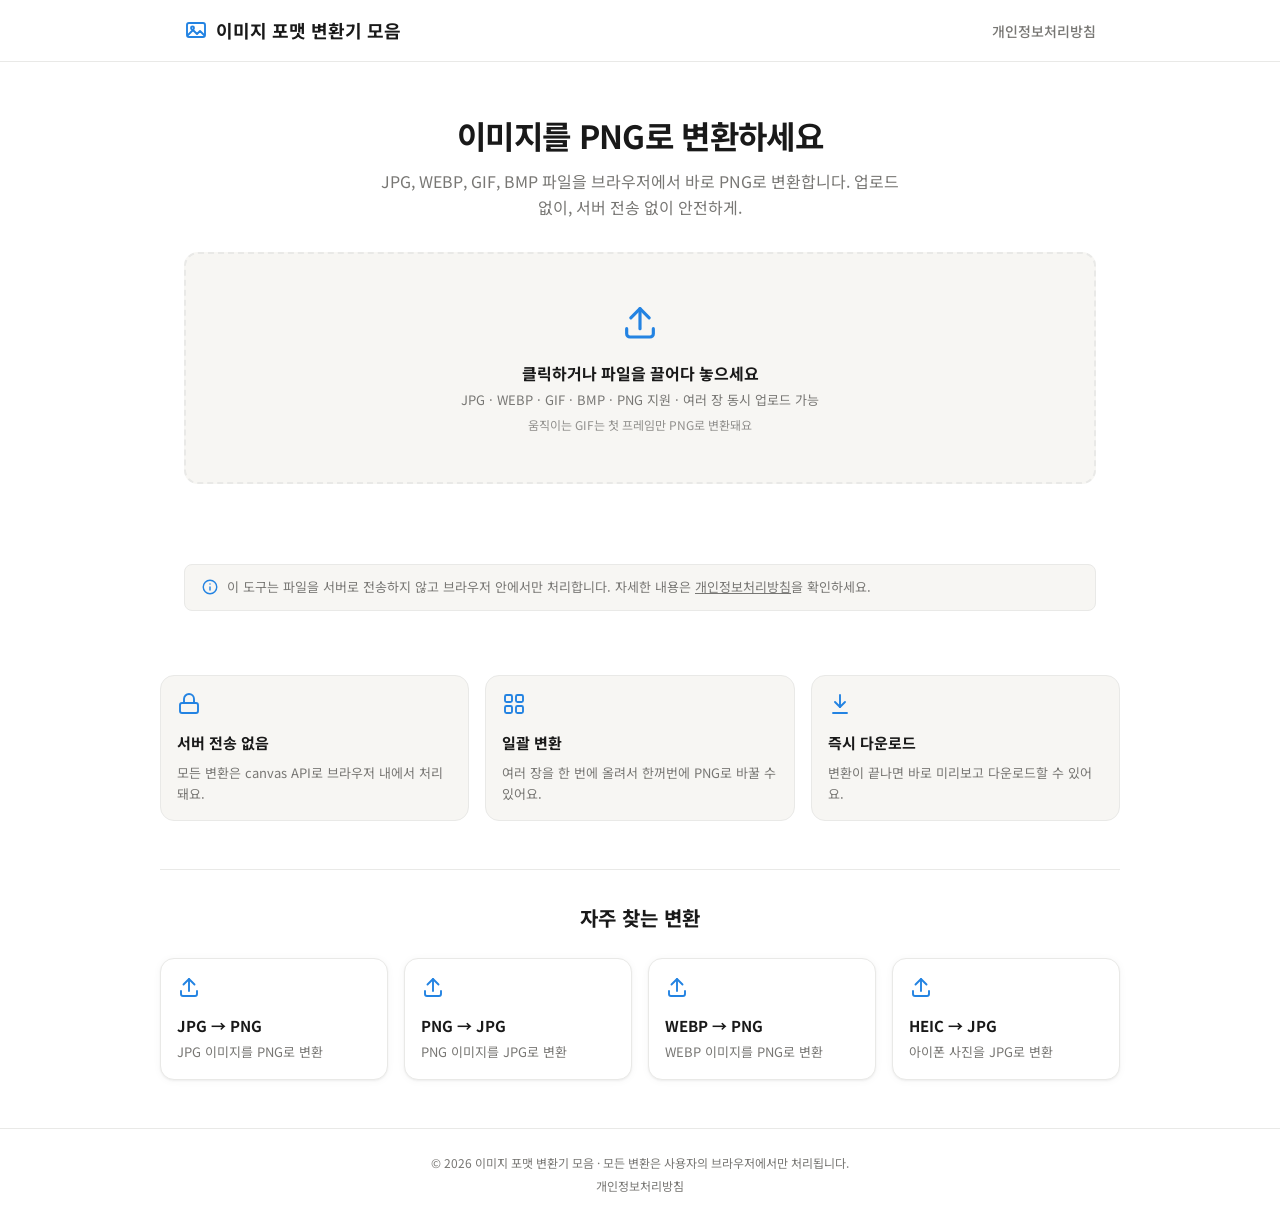
<file: index.html>
<!DOCTYPE html>
<html lang="ko">
<head>
<meta charset="UTF-8">
<meta name="viewport" content="width=device-width, initial-scale=1.0">
<script async src="https://pagead2.googlesyndication.com/pagead/js/adsbygoogle.js?client=ca-pub-1078073146923994" crossorigin="anonymous"></script>
<title>이미지 포맷 변환기 모음 - 이미지 파일 변환 도구</title>
<meta name="description" content="JPG, WEBP, GIF, BMP 이미지를 PNG로 무료 변환하세요. 파일은 서버로 전송되지 않고 브라우저에서 바로 처리되며, 여러 장을 한 번에 변환할 수 있습니다.">
<meta name="google-site-verification" content="qmsAWEXYjA2iz3s5tk9zF75GzL7wD2J2Z0dOrRKy5kA" />
<meta name="naver-site-verification" content="487720f0cce4c1349ae5af43694de267a5bbf347" />

<meta property="og:type" content="website">
<meta property="og:title" content="이미지 포맷 변환기 모음 - 이미지 파일 변환 도구">
<meta property="og:description" content="JPG, WEBP, GIF, BMP 이미지를 PNG로 무료 변환하세요. 파일은 서버로 전송되지 않고 브라우저에서 바로 처리됩니다.">
<meta property="og:image" content="assets/og-image.png">

<link rel="canonical" href="https://convert-to-png-tool.netlify.app/">
<meta property="og:url" content="https://convert-to-png-tool.netlify.app/">

<link rel="icon" type="image/svg+xml" href="assets/favicon.svg">
<link rel="stylesheet" href="css/tokens.css">
<link rel="stylesheet" href="css/style.css">
</head>
<body>

<header class="site-header">
  <div class="container">
    <a class="brand" href="index.html">
      <svg class="icon" viewBox="0 0 24 24"><rect x="3" y="5" width="18" height="14" rx="2"></rect><circle cx="8.5" cy="10" r="1.5"></circle><path d="m4 17 5-5 4 4 3-3 4 4"></path></svg>
      이미지 포맷 변환기 모음
    </a>
    <nav class="site-nav">
      <a href="privacy.html">개인정보처리방침</a>
    </nav>
  </div>
</header>

<main>
  <section class="hero container">
    <h1>이미지를 PNG로 변환하세요</h1>
    <p>JPG, WEBP, GIF, BMP 파일을 브라우저에서 바로 PNG로 변환합니다. 업로드 없이, 서버 전송 없이 안전하게.</p>
  </section>

  <section class="container">
    <div class="dropzone" id="dropzone" tabindex="0" role="button" aria-label="이미지 파일 업로드">
      <svg class="icon" viewBox="0 0 24 24"><path d="M12 16V4"></path><path d="m6.5 9.5 5.5-5.5 5.5 5.5"></path><path d="M4 16v3a2 2 0 0 0 2 2h12a2 2 0 0 0 2-2v-3"></path></svg>
      <div class="dropzone-title">클릭하거나 파일을 끌어다 놓으세요</div>
      <p class="dropzone-sub">JPG · WEBP · GIF · BMP · PNG 지원 · 여러 장 동시 업로드 가능</p>
      <p class="dropzone-sub dropzone-note">움직이는 GIF는 첫 프레임만 PNG로 변환돼요</p>
      <input type="file" id="file-input" accept="image/jpeg,image/webp,image/gif,image/bmp,image/png,.jpg,.jpeg,.webp,.gif,.bmp,.png" multiple>
    </div>

    <div class="toolbar" id="toolbar" style="display:none;">
      <span class="toolbar-count" id="toolbar-count">0개 파일</span>
      <div class="toolbar-actions">
        <button class="btn btn-secondary btn-sm" id="clear-all">전체 삭제</button>
        <button class="btn btn-sm" id="download-all" disabled>전체 다운로드</button>
      </div>
    </div>

    <div class="card-grid" id="card-grid"></div>

    <div class="disclaimer" data-disclaimer>
      <svg class="icon" viewBox="0 0 24 24"><circle cx="12" cy="12" r="9"></circle><path d="M12 16v-4"></path><path d="M12 8h.01"></path></svg>
      <span>이 도구는 파일을 서버로 전송하지 않고 브라우저 안에서만 처리합니다. 자세한 내용은 <a href="privacy.html">개인정보처리방침</a>을 확인하세요.</span>
    </div>
  </section>

  <section class="container features">
    <div class="feature-item">
      <svg class="icon" viewBox="0 0 24 24"><rect x="3" y="11" width="18" height="10" rx="2"></rect><path d="M7 11V7a5 5 0 0 1 10 0v4"></path></svg>
      <h3>서버 전송 없음</h3>
      <p>모든 변환은 canvas API로 브라우저 내에서 처리돼요.</p>
    </div>
    <div class="feature-item">
      <svg class="icon" viewBox="0 0 24 24"><rect x="3" y="3" width="7" height="7" rx="1.5"></rect><rect x="14" y="3" width="7" height="7" rx="1.5"></rect><rect x="3" y="14" width="7" height="7" rx="1.5"></rect><rect x="14" y="14" width="7" height="7" rx="1.5"></rect></svg>
      <h3>일괄 변환</h3>
      <p>여러 장을 한 번에 올려서 한꺼번에 PNG로 바꿀 수 있어요.</p>
    </div>
    <div class="feature-item">
      <svg class="icon" viewBox="0 0 24 24"><path d="M12 3v12"></path><path d="m7 10 5 5 5-5"></path><path d="M5 21h14"></path></svg>
      <h3>즉시 다운로드</h3>
      <p>변환이 끝나면 바로 미리보고 다운로드할 수 있어요.</p>
    </div>
  </section>

  <section class="container tools-section">
    <h2>자주 찾는 변환</h2>
    <div class="tool-grid">
      <a class="tool-card" href="jpg-to-png.html">
        <svg class="icon" viewBox="0 0 24 24"><path d="M12 16V4"></path><path d="m6.5 9.5 5.5-5.5 5.5 5.5"></path><path d="M4 16v3a2 2 0 0 0 2 2h12a2 2 0 0 0 2-2v-3"></path></svg>
        <h3>JPG → PNG</h3>
        <p>JPG 이미지를 PNG로 변환</p>
      </a>
      <a class="tool-card" href="png-to-jpg.html">
        <svg class="icon" viewBox="0 0 24 24"><path d="M12 16V4"></path><path d="m6.5 9.5 5.5-5.5 5.5 5.5"></path><path d="M4 16v3a2 2 0 0 0 2 2h12a2 2 0 0 0 2-2v-3"></path></svg>
        <h3>PNG → JPG</h3>
        <p>PNG 이미지를 JPG로 변환</p>
      </a>
      <a class="tool-card" href="webp-to-png.html">
        <svg class="icon" viewBox="0 0 24 24"><path d="M12 16V4"></path><path d="m6.5 9.5 5.5-5.5 5.5 5.5"></path><path d="M4 16v3a2 2 0 0 0 2 2h12a2 2 0 0 0 2-2v-3"></path></svg>
        <h3>WEBP → PNG</h3>
        <p>WEBP 이미지를 PNG로 변환</p>
      </a>
      <a class="tool-card" href="heic-to-jpg.html">
        <svg class="icon" viewBox="0 0 24 24"><path d="M12 16V4"></path><path d="m6.5 9.5 5.5-5.5 5.5 5.5"></path><path d="M4 16v3a2 2 0 0 0 2 2h12a2 2 0 0 0 2-2v-3"></path></svg>
        <h3>HEIC → JPG</h3>
        <p>아이폰 사진을 JPG로 변환</p>
      </a>
    </div>
  </section>
</main>

<footer class="site-footer" id="site-footer">
  <div class="container">
    <p>© 2026 이미지 포맷 변환기 모음 · 모든 변환은 사용자의 브라우저에서만 처리됩니다.</p>
    <p><a href="privacy.html">개인정보처리방침</a></p>
  </div>
</footer>

<script type="application/ld+json">
{
  "@context": "https://schema.org",
  "@type": "WebApplication",
  "name": "이미지 포맷 변환기 모음",
  "url": "https://convert-to-png-tool.netlify.app/",
  "applicationCategory": "MultimediaApplication",
  "operatingSystem": "Any (웹 브라우저)",
  "offers": { "@type": "Offer", "price": "0", "priceCurrency": "KRW" },
  "description": "JPG, WEBP, GIF, BMP 등 다양한 이미지 파일을 PNG로 무료 변환하는 브라우저 기반 도구. 서버 업로드 없이 클라이언트에서 바로 처리됩니다."
}
</script>
<script src="js/converter.js"></script>
</body>
</html>
</file>
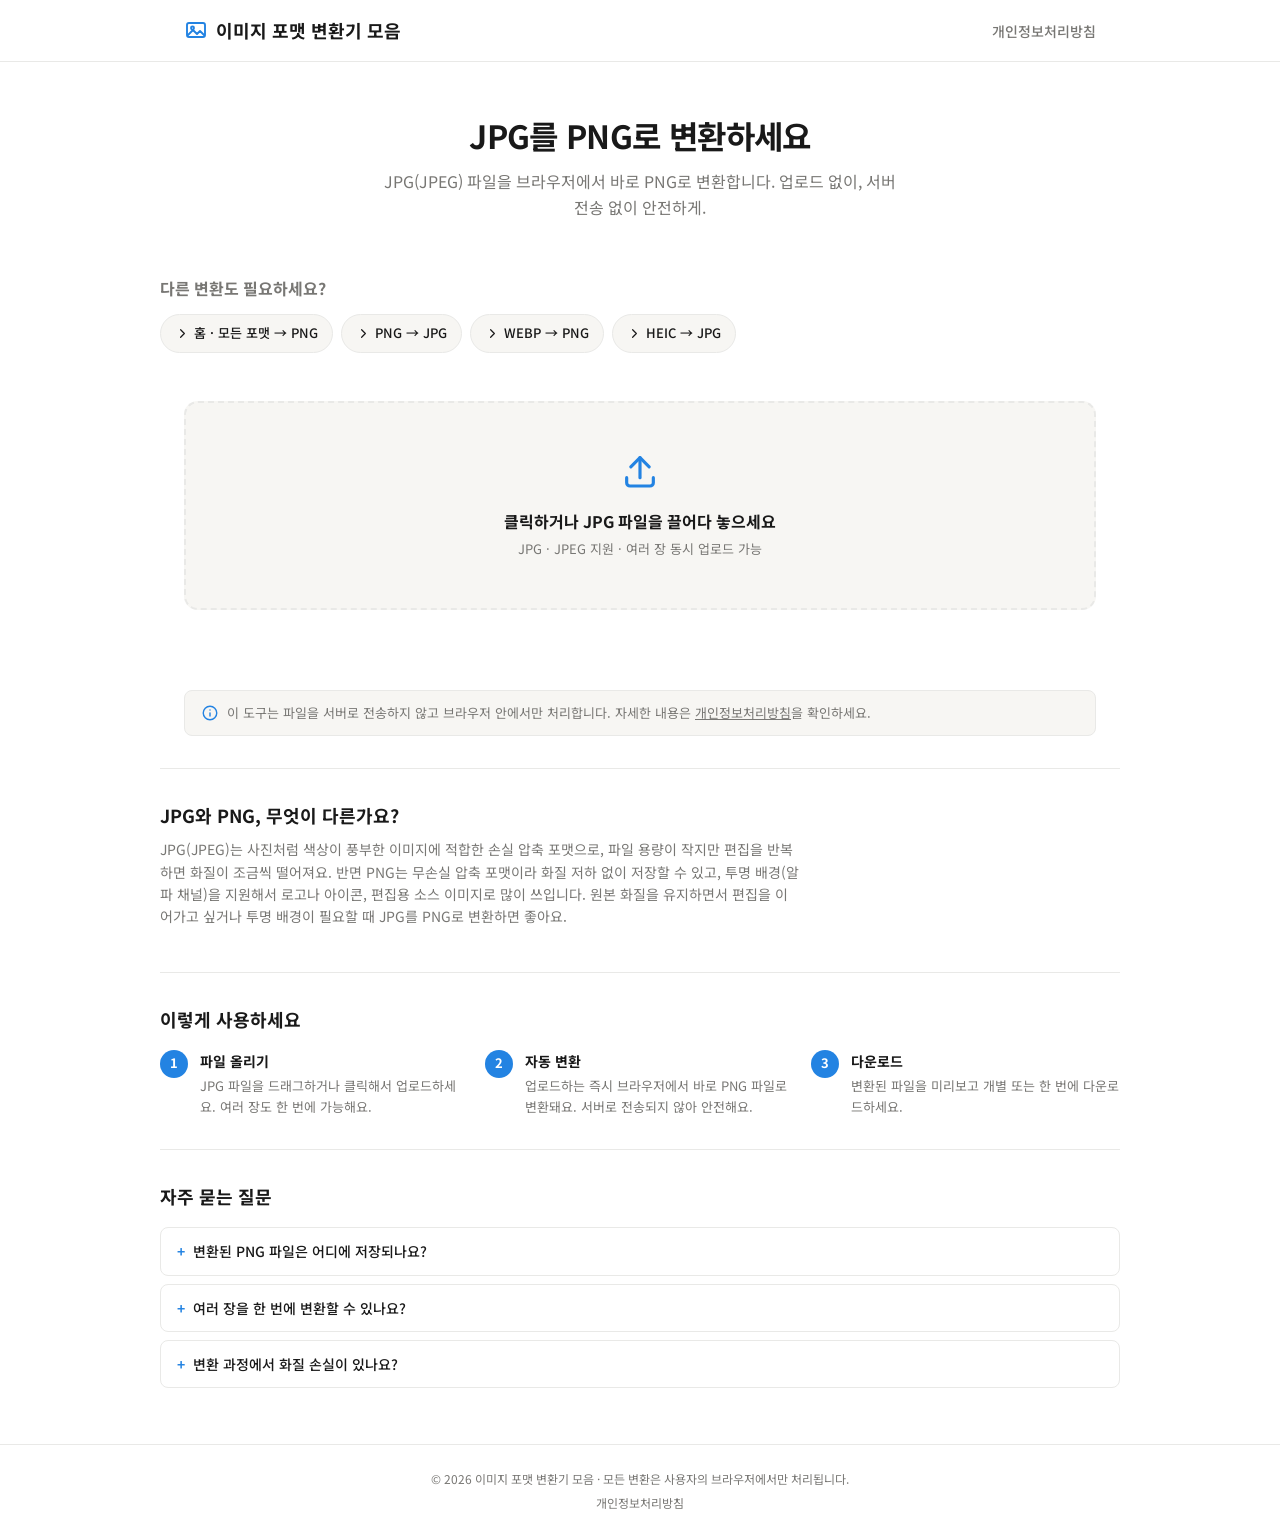
<file: jpg-to-png.html>
<!DOCTYPE html>
<html lang="ko">
<head>
<meta charset="UTF-8">
<meta name="viewport" content="width=device-width, initial-scale=1.0">
<script async src="https://pagead2.googlesyndication.com/pagead/js/adsbygoogle.js?client=ca-pub-1078073146923994" crossorigin="anonymous"></script>
<title>JPG를 PNG로 변환 - 무료 온라인 이미지 변환기</title>
<meta name="description" content="JPG(JPEG) 이미지를 PNG로 무료 변환하세요. 파일을 서버에 올리지 않고 브라우저에서 바로 처리되어 안전하고 빠르며, 여러 장도 한 번에 변환할 수 있습니다.">

<meta property="og:type" content="website">
<meta property="og:title" content="JPG를 PNG로 변환 - 무료 온라인 이미지 변환기">
<meta property="og:description" content="JPG(JPEG) 이미지를 PNG로 무료 변환하세요. 브라우저에서 바로 처리되어 안전합니다.">
<meta property="og:image" content="assets/og-image.png">

<link rel="canonical" href="https://convert-to-png-tool.netlify.app/jpg-to-png.html">
<meta property="og:url" content="https://convert-to-png-tool.netlify.app/jpg-to-png.html">

<link rel="icon" type="image/svg+xml" href="assets/favicon.svg">
<link rel="stylesheet" href="css/tokens.css">
<link rel="stylesheet" href="css/style.css">
</head>
<body>

<header class="site-header">
  <div class="container">
    <a class="brand" href="index.html">
      <svg class="icon" viewBox="0 0 24 24"><rect x="3" y="5" width="18" height="14" rx="2"></rect><circle cx="8.5" cy="10" r="1.5"></circle><path d="m4 17 5-5 4 4 3-3 4 4"></path></svg>
      이미지 포맷 변환기 모음
    </a>
    <nav class="site-nav">
      <a href="privacy.html">개인정보처리방침</a>
    </nav>
  </div>
</header>

<main>
  <section class="hero container">
    <h1>JPG를 PNG로 변환하세요</h1>
    <p>JPG(JPEG) 파일을 브라우저에서 바로 PNG로 변환합니다. 업로드 없이, 서버 전송 없이 안전하게.</p>
  </section>

  <section class="container crosslinks">
    <h2>다른 변환도 필요하세요?</h2>
    <div class="crosslink-list">
      <a href="index.html"><svg class="icon" viewBox="0 0 24 24"><path d="M9 18l6-6-6-6"></path></svg> 홈 · 모든 포맷 → PNG</a>
      <a href="png-to-jpg.html"><svg class="icon" viewBox="0 0 24 24"><path d="M9 18l6-6-6-6"></path></svg> PNG → JPG</a>
      <a href="webp-to-png.html"><svg class="icon" viewBox="0 0 24 24"><path d="M9 18l6-6-6-6"></path></svg> WEBP → PNG</a>
      <a href="heic-to-jpg.html"><svg class="icon" viewBox="0 0 24 24"><path d="M9 18l6-6-6-6"></path></svg> HEIC → JPG</a>
    </div>
  </section>

  <section class="container">
    <div class="dropzone" id="dropzone" tabindex="0" role="button" aria-label="JPG 파일 업로드">
      <svg class="icon" viewBox="0 0 24 24"><path d="M12 16V4"></path><path d="m6.5 9.5 5.5-5.5 5.5 5.5"></path><path d="M4 16v3a2 2 0 0 0 2 2h12a2 2 0 0 0 2-2v-3"></path></svg>
      <div class="dropzone-title">클릭하거나 JPG 파일을 끌어다 놓으세요</div>
      <p class="dropzone-sub">JPG · JPEG 지원 · 여러 장 동시 업로드 가능</p>
      <input type="file" id="file-input" accept="image/jpeg,.jpg,.jpeg" multiple>
    </div>

    <div class="toolbar" id="toolbar" style="display:none;">
      <span class="toolbar-count" id="toolbar-count">0개 파일</span>
      <div class="toolbar-actions">
        <button class="btn btn-secondary btn-sm" id="clear-all">전체 삭제</button>
        <button class="btn btn-sm" id="download-all" disabled>전체 다운로드</button>
      </div>
    </div>

    <div class="card-grid" id="card-grid"></div>

    <div class="disclaimer" data-disclaimer>
      <svg class="icon" viewBox="0 0 24 24"><circle cx="12" cy="12" r="9"></circle><path d="M12 16v-4"></path><path d="M12 8h.01"></path></svg>
      <span>이 도구는 파일을 서버로 전송하지 않고 브라우저 안에서만 처리합니다. 자세한 내용은 <a href="privacy.html">개인정보처리방침</a>을 확인하세요.</span>
    </div>
  </section>

  <section class="container info-section">
    <h2>JPG와 PNG, 무엇이 다른가요?</h2>
    <p>JPG(JPEG)는 사진처럼 색상이 풍부한 이미지에 적합한 손실 압축 포맷으로, 파일 용량이 작지만 편집을 반복하면 화질이 조금씩 떨어져요. 반면 PNG는 무손실 압축 포맷이라 화질 저하 없이 저장할 수 있고, 투명 배경(알파 채널)을 지원해서 로고나 아이콘, 편집용 소스 이미지로 많이 쓰입니다. 원본 화질을 유지하면서 편집을 이어가고 싶거나 투명 배경이 필요할 때 JPG를 PNG로 변환하면 좋아요.</p>
  </section>

  <section class="container steps-section">
    <h2>이렇게 사용하세요</h2>
    <ol class="steps">
      <li><span class="step-num">1</span><div><h3>파일 올리기</h3><p>JPG 파일을 드래그하거나 클릭해서 업로드하세요. 여러 장도 한 번에 가능해요.</p></div></li>
      <li><span class="step-num">2</span><div><h3>자동 변환</h3><p>업로드하는 즉시 브라우저에서 바로 PNG 파일로 변환돼요. 서버로 전송되지 않아 안전해요.</p></div></li>
      <li><span class="step-num">3</span><div><h3>다운로드</h3><p>변환된 파일을 미리보고 개별 또는 한 번에 다운로드하세요.</p></div></li>
    </ol>
  </section>

  <section class="container faq-section">
    <h2>자주 묻는 질문</h2>
    <details class="faq-item">
      <summary>변환된 PNG 파일은 어디에 저장되나요?</summary>
      <p>브라우저의 기본 다운로드 폴더에 저장됩니다. 파일은 서버를 거치지 않고 사용자의 기기에서 바로 만들어져요.</p>
    </details>
    <details class="faq-item">
      <summary>여러 장을 한 번에 변환할 수 있나요?</summary>
      <p>네, 여러 JPG 파일을 한꺼번에 올리면 각각 PNG로 변환되고, '전체 다운로드' 버튼으로 한 번에 받을 수 있어요.</p>
    </details>
    <details class="faq-item">
      <summary>변환 과정에서 화질 손실이 있나요?</summary>
      <p>PNG는 무손실 포맷이라 변환 과정에서 추가적인 화질 손상은 없습니다. 다만 원본 JPG 자체에 있던 압축 손실은 복구되지 않아요.</p>
    </details>
  </section>
</main>

<footer class="site-footer" id="site-footer">
  <div class="container">
    <p>© 2026 이미지 포맷 변환기 모음 · 모든 변환은 사용자의 브라우저에서만 처리됩니다.</p>
    <p><a href="privacy.html">개인정보처리방침</a></p>
  </div>
</footer>

<script type="application/ld+json">
{
  "@context": "https://schema.org",
  "@type": "WebApplication",
  "name": "JPG를 PNG로 변환",
  "url": "https://convert-to-png-tool.netlify.app/jpg-to-png.html",
  "applicationCategory": "MultimediaApplication",
  "operatingSystem": "Any (웹 브라우저)",
  "offers": { "@type": "Offer", "price": "0", "priceCurrency": "KRW" },
  "description": "JPG 이미지를 PNG로 무료 변환하는 브라우저 기반 도구. 서버 업로드 없이 클라이언트에서 바로 처리됩니다."
}
</script>
<script type="application/ld+json">
{
  "@context": "https://schema.org",
  "@type": "FAQPage",
  "mainEntity": [
    {
      "@type": "Question",
      "name": "변환된 PNG 파일은 어디에 저장되나요?",
      "acceptedAnswer": { "@type": "Answer", "text": "브라우저의 기본 다운로드 폴더에 저장됩니다. 파일은 서버를 거치지 않고 사용자의 기기에서 바로 만들어져요." }
    },
    {
      "@type": "Question",
      "name": "여러 장을 한 번에 변환할 수 있나요?",
      "acceptedAnswer": { "@type": "Answer", "text": "네, 여러 JPG 파일을 한꺼번에 올리면 각각 PNG로 변환되고, '전체 다운로드' 버튼으로 한 번에 받을 수 있어요." }
    },
    {
      "@type": "Question",
      "name": "변환 과정에서 화질 손실이 있나요?",
      "acceptedAnswer": { "@type": "Answer", "text": "PNG는 무손실 포맷이라 변환 과정에서 추가적인 화질 손상은 없습니다. 다만 원본 JPG 자체에 있던 압축 손실은 복구되지 않아요." }
    }
  ]
}
</script>
<script>
  window.CONVERTER_CONFIG = {
    label: 'PNG',
    outputFormat: 'image/png',
    outputExt: '.png',
    accept: ['image/jpeg'],
    acceptExt: /\.jpe?g$/i,
    acceptLabel: 'JPG'
  };
</script>
<script src="js/converter.js"></script>
</body>
</html>
</file>
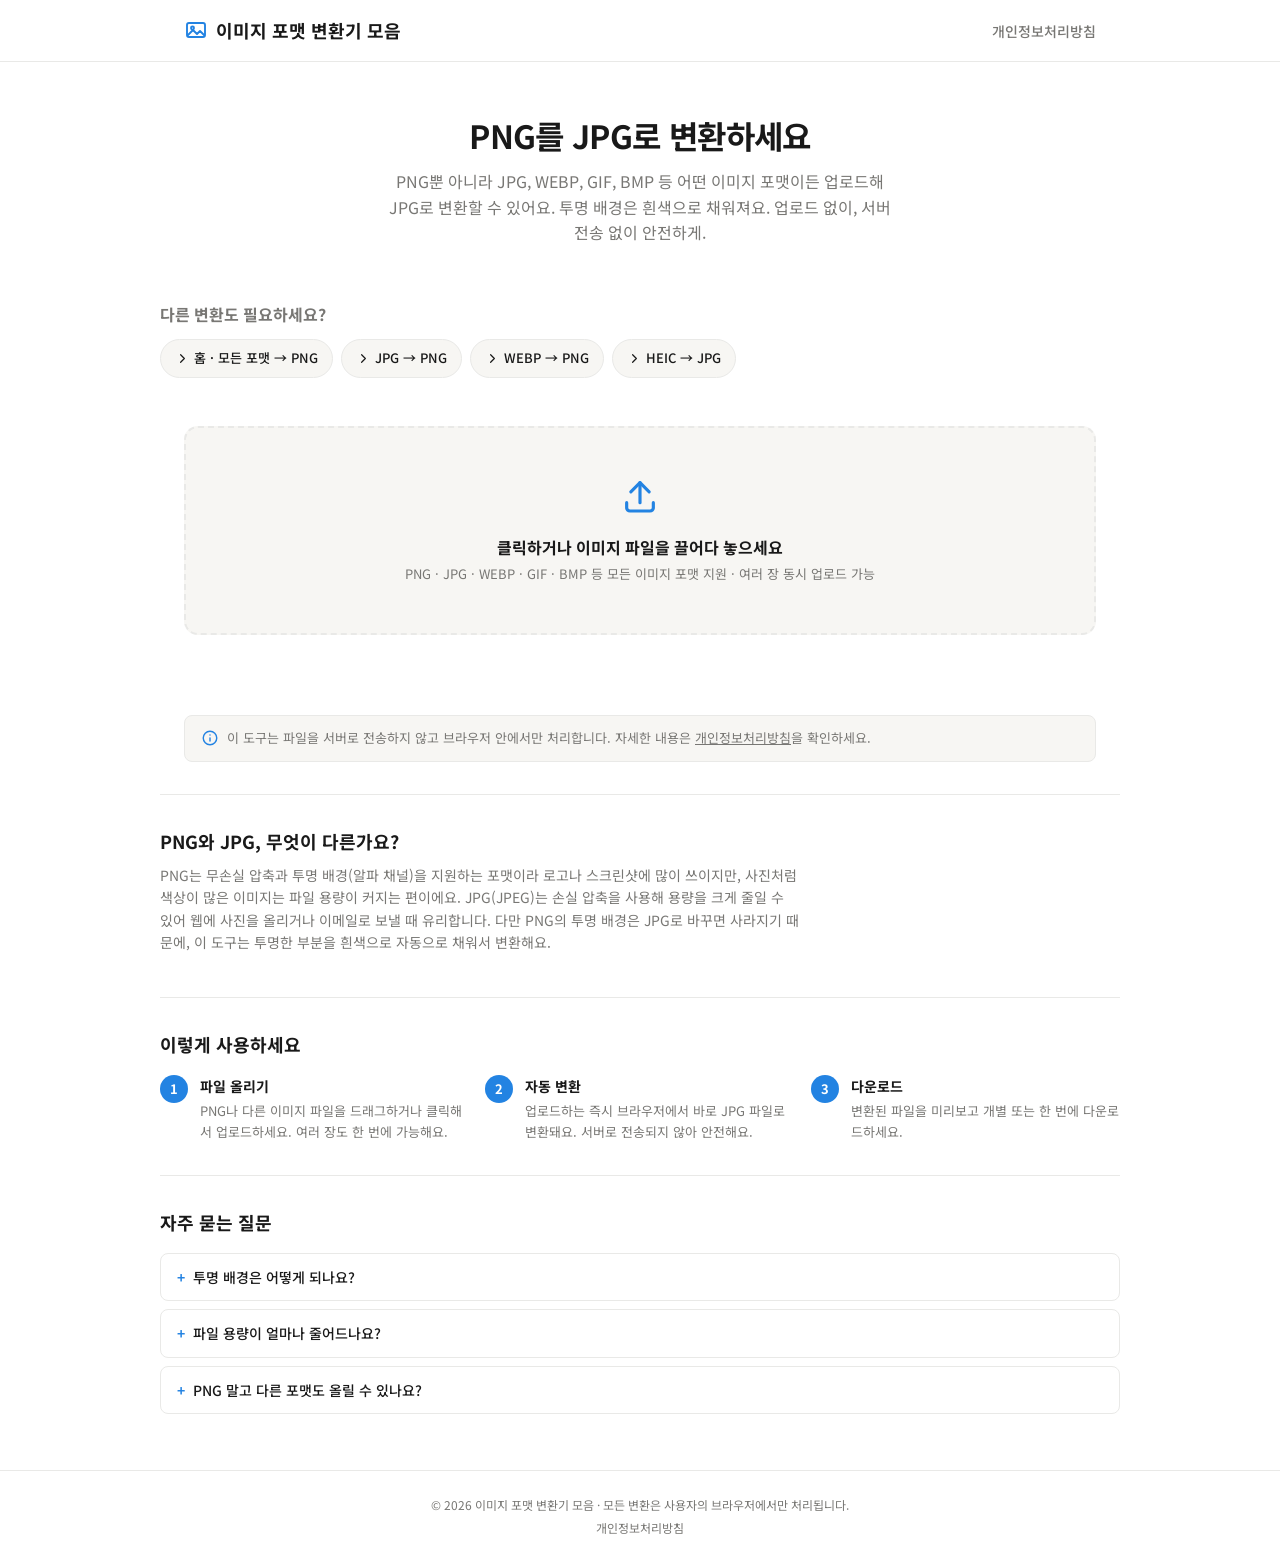
<file: png-to-jpg.html>
<!DOCTYPE html>
<html lang="ko">
<head>
<meta charset="UTF-8">
<meta name="viewport" content="width=device-width, initial-scale=1.0">
<script async src="https://pagead2.googlesyndication.com/pagead/js/adsbygoogle.js?client=ca-pub-1078073146923994" crossorigin="anonymous"></script>
<title>PNG를 JPG로 변환 - 무료 온라인 이미지 변환기</title>
<meta name="description" content="PNG 이미지를 JPG로 무료 변환하세요. 투명 배경은 흰색으로 채워지며, 파일은 서버로 전송되지 않고 브라우저에서 안전하게 처리됩니다.">

<meta property="og:type" content="website">
<meta property="og:title" content="PNG를 JPG로 변환 - 무료 온라인 이미지 변환기">
<meta property="og:description" content="PNG 이미지를 JPG로 무료 변환하세요. 브라우저에서 바로 처리되어 안전합니다.">
<meta property="og:image" content="assets/og-image.png">

<link rel="canonical" href="https://convert-to-png-tool.netlify.app/png-to-jpg.html">
<meta property="og:url" content="https://convert-to-png-tool.netlify.app/png-to-jpg.html">

<link rel="icon" type="image/svg+xml" href="assets/favicon.svg">
<link rel="stylesheet" href="css/tokens.css">
<link rel="stylesheet" href="css/style.css">
</head>
<body>

<header class="site-header">
  <div class="container">
    <a class="brand" href="index.html">
      <svg class="icon" viewBox="0 0 24 24"><rect x="3" y="5" width="18" height="14" rx="2"></rect><circle cx="8.5" cy="10" r="1.5"></circle><path d="m4 17 5-5 4 4 3-3 4 4"></path></svg>
      이미지 포맷 변환기 모음
    </a>
    <nav class="site-nav">
      <a href="privacy.html">개인정보처리방침</a>
    </nav>
  </div>
</header>

<main>
  <section class="hero container">
    <h1>PNG를 JPG로 변환하세요</h1>
    <p>PNG뿐 아니라 JPG, WEBP, GIF, BMP 등 어떤 이미지 포맷이든 업로드해 JPG로 변환할 수 있어요. 투명 배경은 흰색으로 채워져요. 업로드 없이, 서버 전송 없이 안전하게.</p>
  </section>

  <section class="container crosslinks">
    <h2>다른 변환도 필요하세요?</h2>
    <div class="crosslink-list">
      <a href="index.html"><svg class="icon" viewBox="0 0 24 24"><path d="M9 18l6-6-6-6"></path></svg> 홈 · 모든 포맷 → PNG</a>
      <a href="jpg-to-png.html"><svg class="icon" viewBox="0 0 24 24"><path d="M9 18l6-6-6-6"></path></svg> JPG → PNG</a>
      <a href="webp-to-png.html"><svg class="icon" viewBox="0 0 24 24"><path d="M9 18l6-6-6-6"></path></svg> WEBP → PNG</a>
      <a href="heic-to-jpg.html"><svg class="icon" viewBox="0 0 24 24"><path d="M9 18l6-6-6-6"></path></svg> HEIC → JPG</a>
    </div>
  </section>

  <section class="container">
    <div class="dropzone" id="dropzone" tabindex="0" role="button" aria-label="이미지 파일 업로드">
      <svg class="icon" viewBox="0 0 24 24"><path d="M12 16V4"></path><path d="m6.5 9.5 5.5-5.5 5.5 5.5"></path><path d="M4 16v3a2 2 0 0 0 2 2h12a2 2 0 0 0 2-2v-3"></path></svg>
      <div class="dropzone-title">클릭하거나 이미지 파일을 끌어다 놓으세요</div>
      <p class="dropzone-sub">PNG · JPG · WEBP · GIF · BMP 등 모든 이미지 포맷 지원 · 여러 장 동시 업로드 가능</p>
      <input type="file" id="file-input" accept="image/jpeg,image/webp,image/gif,image/bmp,image/png,.jpg,.jpeg,.webp,.gif,.bmp,.png" multiple>
    </div>

    <div class="toolbar" id="toolbar" style="display:none;">
      <span class="toolbar-count" id="toolbar-count">0개 파일</span>
      <div class="toolbar-actions">
        <button class="btn btn-secondary btn-sm" id="clear-all">전체 삭제</button>
        <button class="btn btn-sm" id="download-all" disabled>전체 다운로드</button>
      </div>
    </div>

    <div class="card-grid" id="card-grid"></div>

    <div class="disclaimer" data-disclaimer>
      <svg class="icon" viewBox="0 0 24 24"><circle cx="12" cy="12" r="9"></circle><path d="M12 16v-4"></path><path d="M12 8h.01"></path></svg>
      <span>이 도구는 파일을 서버로 전송하지 않고 브라우저 안에서만 처리합니다. 자세한 내용은 <a href="privacy.html">개인정보처리방침</a>을 확인하세요.</span>
    </div>
  </section>

  <section class="container info-section">
    <h2>PNG와 JPG, 무엇이 다른가요?</h2>
    <p>PNG는 무손실 압축과 투명 배경(알파 채널)을 지원하는 포맷이라 로고나 스크린샷에 많이 쓰이지만, 사진처럼 색상이 많은 이미지는 파일 용량이 커지는 편이에요. JPG(JPEG)는 손실 압축을 사용해 용량을 크게 줄일 수 있어 웹에 사진을 올리거나 이메일로 보낼 때 유리합니다. 다만 PNG의 투명 배경은 JPG로 바꾸면 사라지기 때문에, 이 도구는 투명한 부분을 흰색으로 자동으로 채워서 변환해요.</p>
  </section>

  <section class="container steps-section">
    <h2>이렇게 사용하세요</h2>
    <ol class="steps">
      <li><span class="step-num">1</span><div><h3>파일 올리기</h3><p>PNG나 다른 이미지 파일을 드래그하거나 클릭해서 업로드하세요. 여러 장도 한 번에 가능해요.</p></div></li>
      <li><span class="step-num">2</span><div><h3>자동 변환</h3><p>업로드하는 즉시 브라우저에서 바로 JPG 파일로 변환돼요. 서버로 전송되지 않아 안전해요.</p></div></li>
      <li><span class="step-num">3</span><div><h3>다운로드</h3><p>변환된 파일을 미리보고 개별 또는 한 번에 다운로드하세요.</p></div></li>
    </ol>
  </section>

  <section class="container faq-section">
    <h2>자주 묻는 질문</h2>
    <details class="faq-item">
      <summary>투명 배경은 어떻게 되나요?</summary>
      <p>JPG는 투명도를 지원하지 않아서, 투명했던 부분은 자동으로 흰색 배경으로 채워집니다.</p>
    </details>
    <details class="faq-item">
      <summary>파일 용량이 얼마나 줄어드나요?</summary>
      <p>이미지 내용에 따라 다르지만, 사진처럼 색이 많은 이미지는 보통 PNG보다 훨씬 작은 용량으로 줄어듭니다.</p>
    </details>
    <details class="faq-item">
      <summary>PNG 말고 다른 포맷도 올릴 수 있나요?</summary>
      <p>네, JPG·WEBP·GIF·BMP 등 대부분의 이미지 포맷을 업로드해 JPG로 변환할 수 있어요.</p>
    </details>
  </section>
</main>

<footer class="site-footer" id="site-footer">
  <div class="container">
    <p>© 2026 이미지 포맷 변환기 모음 · 모든 변환은 사용자의 브라우저에서만 처리됩니다.</p>
    <p><a href="privacy.html">개인정보처리방침</a></p>
  </div>
</footer>

<script type="application/ld+json">
{
  "@context": "https://schema.org",
  "@type": "WebApplication",
  "name": "PNG를 JPG로 변환",
  "url": "https://convert-to-png-tool.netlify.app/png-to-jpg.html",
  "applicationCategory": "MultimediaApplication",
  "operatingSystem": "Any (웹 브라우저)",
  "offers": { "@type": "Offer", "price": "0", "priceCurrency": "KRW" },
  "description": "PNG 이미지를 JPG로 무료 변환하는 브라우저 기반 도구. 서버 업로드 없이 클라이언트에서 바로 처리됩니다."
}
</script>
<script type="application/ld+json">
{
  "@context": "https://schema.org",
  "@type": "FAQPage",
  "mainEntity": [
    {
      "@type": "Question",
      "name": "투명 배경은 어떻게 되나요?",
      "acceptedAnswer": { "@type": "Answer", "text": "JPG는 투명도를 지원하지 않아서, 투명했던 부분은 자동으로 흰색 배경으로 채워집니다." }
    },
    {
      "@type": "Question",
      "name": "파일 용량이 얼마나 줄어드나요?",
      "acceptedAnswer": { "@type": "Answer", "text": "이미지 내용에 따라 다르지만, 사진처럼 색이 많은 이미지는 보통 PNG보다 훨씬 작은 용량으로 줄어듭니다." }
    },
    {
      "@type": "Question",
      "name": "PNG 말고 다른 포맷도 올릴 수 있나요?",
      "acceptedAnswer": { "@type": "Answer", "text": "네, JPG·WEBP·GIF·BMP 등 대부분의 이미지 포맷을 업로드해 JPG로 변환할 수 있어요." }
    }
  ]
}
</script>
<script>
  window.CONVERTER_CONFIG = {
    label: 'JPG',
    outputFormat: 'image/jpeg',
    outputExt: '.jpg',
    outputQuality: 0.92,
    fillBackground: '#FFFFFF',
    accept: ['image/jpeg', 'image/webp', 'image/gif', 'image/bmp', 'image/png'],
    acceptExt: /\.(jpe?g|webp|gif|bmp|png)$/i,
    acceptLabel: '이미지'
  };
</script>
<script src="js/converter.js"></script>
</body>
</html>
</file>
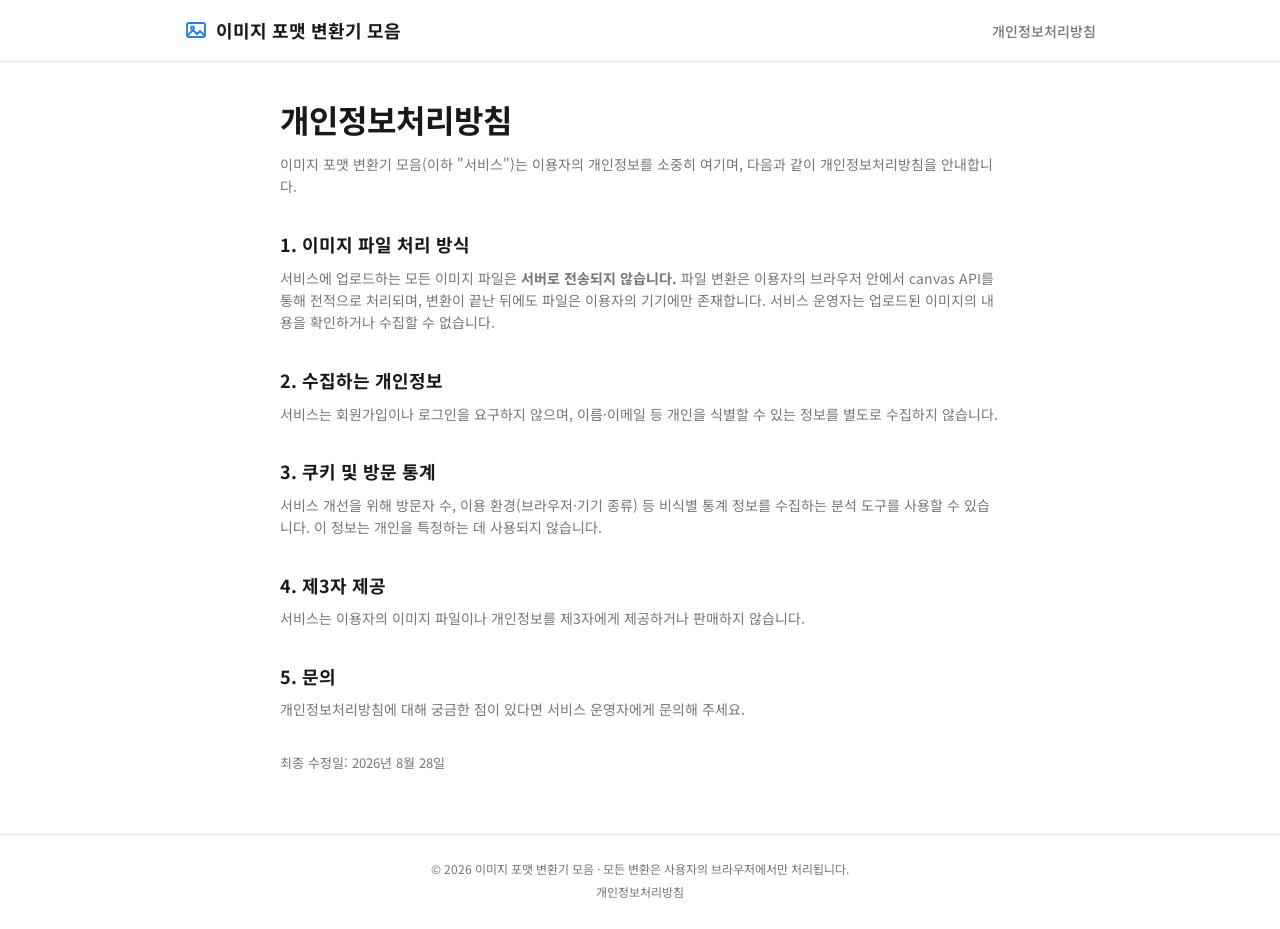
<file: privacy.html>
<!DOCTYPE html>
<html lang="ko">
<head>
<meta charset="UTF-8">
<meta name="viewport" content="width=device-width, initial-scale=1.0">
<script async src="https://pagead2.googlesyndication.com/pagead/js/adsbygoogle.js?client=ca-pub-1078073146923994" crossorigin="anonymous"></script>
<title>개인정보처리방침 - 이미지 포맷 변환기 모음</title>
<meta name="description" content="이미지 포맷 변환기 모음의 개인정보처리방침. 업로드한 이미지 파일은 서버로 전송되지 않으며 브라우저 안에서만 처리된 뒤 저장되지 않습니다.">

<meta property="og:type" content="website">
<meta property="og:title" content="개인정보처리방침 - 이미지 포맷 변환기 모음">
<meta property="og:description" content="업로드한 이미지 파일은 서버로 전송되지 않으며 브라우저 안에서만 처리됩니다.">
<meta property="og:image" content="assets/og-image.png">

<link rel="canonical" href="https://convert-to-png-tool.netlify.app/privacy.html">
<meta property="og:url" content="https://convert-to-png-tool.netlify.app/privacy.html">

<link rel="icon" type="image/svg+xml" href="assets/favicon.svg">
<link rel="stylesheet" href="css/tokens.css">
<link rel="stylesheet" href="css/style.css">
</head>
<body>

<header class="site-header">
  <div class="container">
    <a class="brand" href="index.html">
      <svg class="icon" viewBox="0 0 24 24"><rect x="3" y="5" width="18" height="14" rx="2"></rect><circle cx="8.5" cy="10" r="1.5"></circle><path d="m4 17 5-5 4 4 3-3 4 4"></path></svg>
      이미지 포맷 변환기 모음
    </a>
    <nav class="site-nav">
      <a href="privacy.html">개인정보처리방침</a>
    </nav>
  </div>
</header>

<main class="container page-content">
  <h1>개인정보처리방침</h1>
  <p>이미지 포맷 변환기 모음(이하 "서비스")는 이용자의 개인정보를 소중히 여기며, 다음과 같이 개인정보처리방침을 안내합니다.</p>

  <h2>1. 이미지 파일 처리 방식</h2>
  <p>서비스에 업로드하는 모든 이미지 파일은 <strong>서버로 전송되지 않습니다.</strong> 파일 변환은 이용자의 브라우저 안에서 canvas API를 통해 전적으로 처리되며, 변환이 끝난 뒤에도 파일은 이용자의 기기에만 존재합니다. 서비스 운영자는 업로드된 이미지의 내용을 확인하거나 수집할 수 없습니다.</p>

  <h2>2. 수집하는 개인정보</h2>
  <p>서비스는 회원가입이나 로그인을 요구하지 않으며, 이름·이메일 등 개인을 식별할 수 있는 정보를 별도로 수집하지 않습니다.</p>

  <h2>3. 쿠키 및 방문 통계</h2>
  <p>서비스 개선을 위해 방문자 수, 이용 환경(브라우저·기기 종류) 등 비식별 통계 정보를 수집하는 분석 도구를 사용할 수 있습니다. 이 정보는 개인을 특정하는 데 사용되지 않습니다.</p>

  <h2>4. 제3자 제공</h2>
  <p>서비스는 이용자의 이미지 파일이나 개인정보를 제3자에게 제공하거나 판매하지 않습니다.</p>

  <h2>5. 문의</h2>
  <p>개인정보처리방침에 대해 궁금한 점이 있다면 서비스 운영자에게 문의해 주세요.</p>

  <p style="margin-top:32px;color:var(--sub);font-size:13px;">최종 수정일: 2026년 8월 28일</p>
</main>

<footer class="site-footer" id="site-footer">
  <div class="container">
    <p>© 2026 이미지 포맷 변환기 모음 · 모든 변환은 사용자의 브라우저에서만 처리됩니다.</p>
    <p><a href="privacy.html">개인정보처리방침</a></p>
  </div>
</footer>

</body>
</html>
</file>
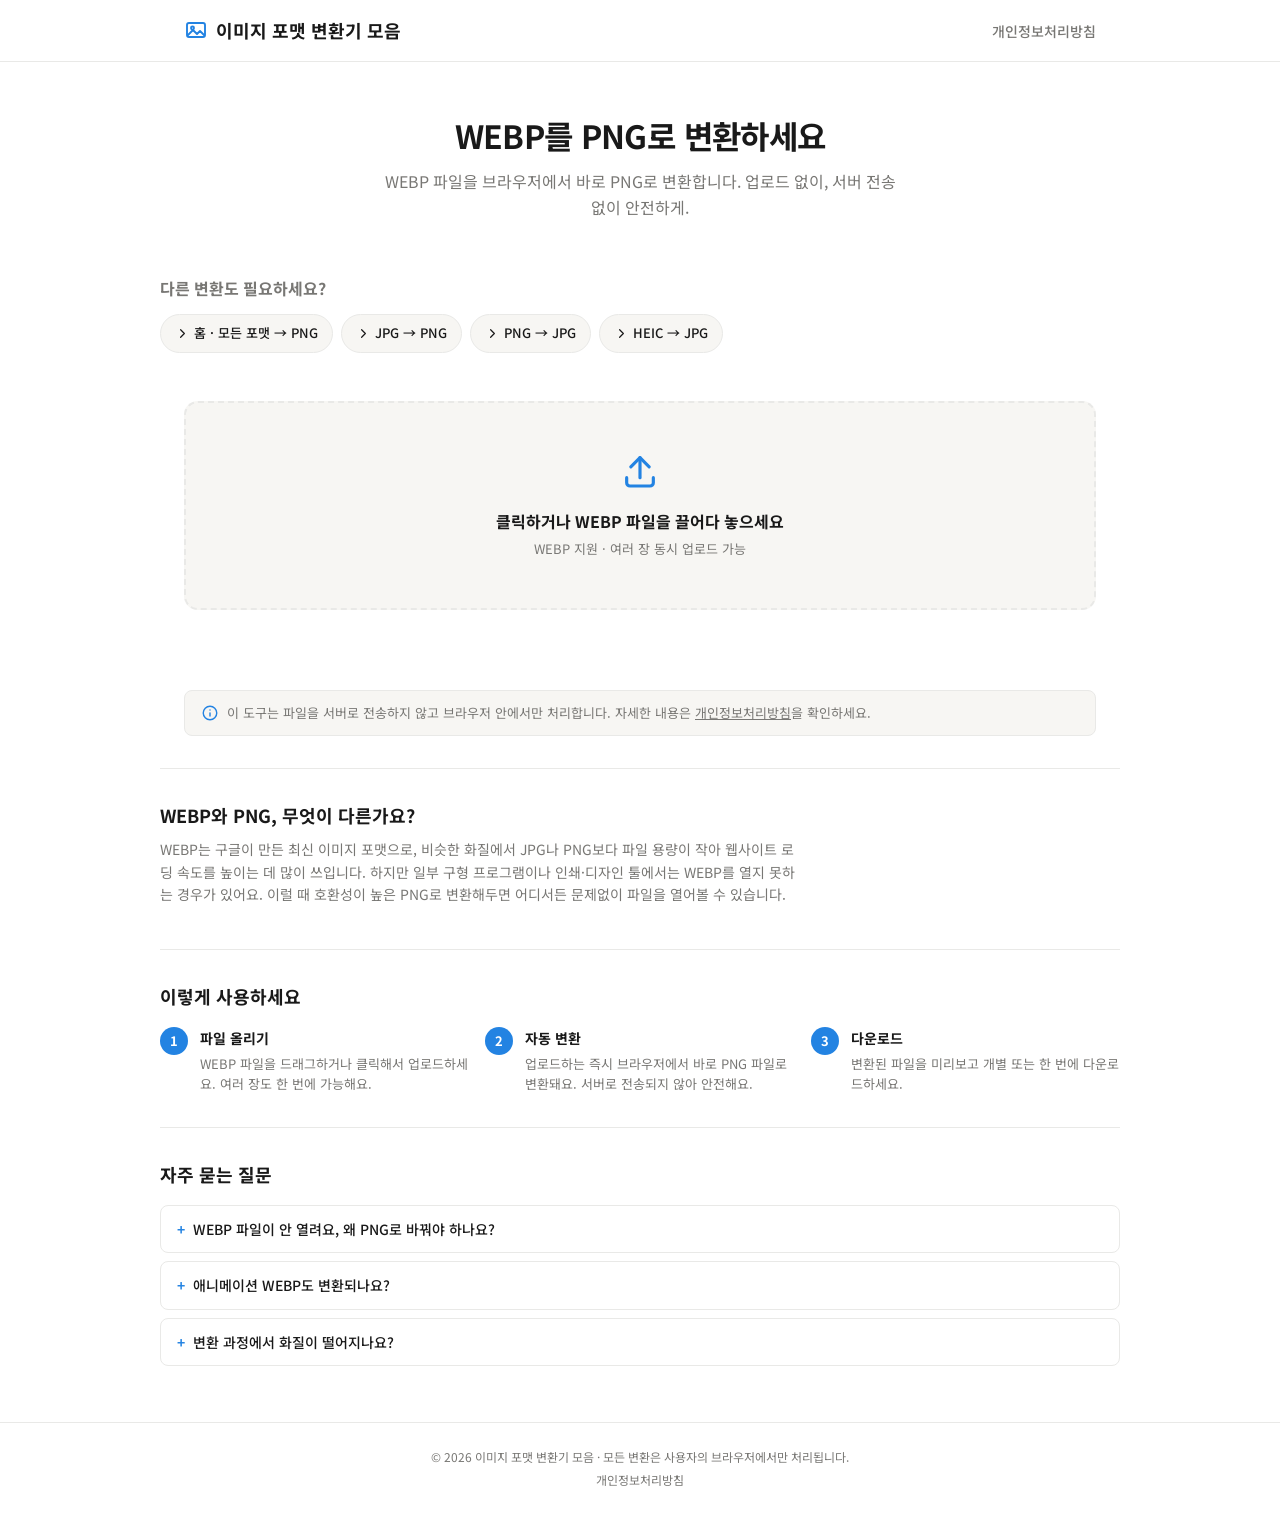
<file: webp-to-png.html>
<!DOCTYPE html>
<html lang="ko">
<head>
<meta charset="UTF-8">
<meta name="viewport" content="width=device-width, initial-scale=1.0">
<script async src="https://pagead2.googlesyndication.com/pagead/js/adsbygoogle.js?client=ca-pub-1078073146923994" crossorigin="anonymous"></script>
<title>WEBP를 PNG로 변환 - 무료 온라인 이미지 변환기</title>
<meta name="description" content="WEBP 이미지를 PNG로 무료 변환하세요. 설치나 가입 없이 브라우저에서 바로 변환되며, 파일은 서버로 전송되지 않고 안전하게 처리됩니다.">

<meta property="og:type" content="website">
<meta property="og:title" content="WEBP를 PNG로 변환 - 무료 온라인 이미지 변환기">
<meta property="og:description" content="WEBP 이미지를 PNG로 무료 변환하세요. 브라우저에서 바로 처리되어 안전합니다.">
<meta property="og:image" content="assets/og-image.png">

<link rel="canonical" href="https://convert-to-png-tool.netlify.app/webp-to-png.html">
<meta property="og:url" content="https://convert-to-png-tool.netlify.app/webp-to-png.html">

<link rel="icon" type="image/svg+xml" href="assets/favicon.svg">
<link rel="stylesheet" href="css/tokens.css">
<link rel="stylesheet" href="css/style.css">
</head>
<body>

<header class="site-header">
  <div class="container">
    <a class="brand" href="index.html">
      <svg class="icon" viewBox="0 0 24 24"><rect x="3" y="5" width="18" height="14" rx="2"></rect><circle cx="8.5" cy="10" r="1.5"></circle><path d="m4 17 5-5 4 4 3-3 4 4"></path></svg>
      이미지 포맷 변환기 모음
    </a>
    <nav class="site-nav">
      <a href="privacy.html">개인정보처리방침</a>
    </nav>
  </div>
</header>

<main>
  <section class="hero container">
    <h1>WEBP를 PNG로 변환하세요</h1>
    <p>WEBP 파일을 브라우저에서 바로 PNG로 변환합니다. 업로드 없이, 서버 전송 없이 안전하게.</p>
  </section>

  <section class="container crosslinks">
    <h2>다른 변환도 필요하세요?</h2>
    <div class="crosslink-list">
      <a href="index.html"><svg class="icon" viewBox="0 0 24 24"><path d="M9 18l6-6-6-6"></path></svg> 홈 · 모든 포맷 → PNG</a>
      <a href="jpg-to-png.html"><svg class="icon" viewBox="0 0 24 24"><path d="M9 18l6-6-6-6"></path></svg> JPG → PNG</a>
      <a href="png-to-jpg.html"><svg class="icon" viewBox="0 0 24 24"><path d="M9 18l6-6-6-6"></path></svg> PNG → JPG</a>
      <a href="heic-to-jpg.html"><svg class="icon" viewBox="0 0 24 24"><path d="M9 18l6-6-6-6"></path></svg> HEIC → JPG</a>
    </div>
  </section>

  <section class="container">
    <div class="dropzone" id="dropzone" tabindex="0" role="button" aria-label="WEBP 파일 업로드">
      <svg class="icon" viewBox="0 0 24 24"><path d="M12 16V4"></path><path d="m6.5 9.5 5.5-5.5 5.5 5.5"></path><path d="M4 16v3a2 2 0 0 0 2 2h12a2 2 0 0 0 2-2v-3"></path></svg>
      <div class="dropzone-title">클릭하거나 WEBP 파일을 끌어다 놓으세요</div>
      <p class="dropzone-sub">WEBP 지원 · 여러 장 동시 업로드 가능</p>
      <input type="file" id="file-input" accept="image/webp,.webp" multiple>
    </div>

    <div class="toolbar" id="toolbar" style="display:none;">
      <span class="toolbar-count" id="toolbar-count">0개 파일</span>
      <div class="toolbar-actions">
        <button class="btn btn-secondary btn-sm" id="clear-all">전체 삭제</button>
        <button class="btn btn-sm" id="download-all" disabled>전체 다운로드</button>
      </div>
    </div>

    <div class="card-grid" id="card-grid"></div>

    <div class="disclaimer" data-disclaimer>
      <svg class="icon" viewBox="0 0 24 24"><circle cx="12" cy="12" r="9"></circle><path d="M12 16v-4"></path><path d="M12 8h.01"></path></svg>
      <span>이 도구는 파일을 서버로 전송하지 않고 브라우저 안에서만 처리합니다. 자세한 내용은 <a href="privacy.html">개인정보처리방침</a>을 확인하세요.</span>
    </div>
  </section>

  <section class="container info-section">
    <h2>WEBP와 PNG, 무엇이 다른가요?</h2>
    <p>WEBP는 구글이 만든 최신 이미지 포맷으로, 비슷한 화질에서 JPG나 PNG보다 파일 용량이 작아 웹사이트 로딩 속도를 높이는 데 많이 쓰입니다. 하지만 일부 구형 프로그램이나 인쇄·디자인 툴에서는 WEBP를 열지 못하는 경우가 있어요. 이럴 때 호환성이 높은 PNG로 변환해두면 어디서든 문제없이 파일을 열어볼 수 있습니다.</p>
  </section>

  <section class="container steps-section">
    <h2>이렇게 사용하세요</h2>
    <ol class="steps">
      <li><span class="step-num">1</span><div><h3>파일 올리기</h3><p>WEBP 파일을 드래그하거나 클릭해서 업로드하세요. 여러 장도 한 번에 가능해요.</p></div></li>
      <li><span class="step-num">2</span><div><h3>자동 변환</h3><p>업로드하는 즉시 브라우저에서 바로 PNG 파일로 변환돼요. 서버로 전송되지 않아 안전해요.</p></div></li>
      <li><span class="step-num">3</span><div><h3>다운로드</h3><p>변환된 파일을 미리보고 개별 또는 한 번에 다운로드하세요.</p></div></li>
    </ol>
  </section>

  <section class="container faq-section">
    <h2>자주 묻는 질문</h2>
    <details class="faq-item">
      <summary>WEBP 파일이 안 열려요, 왜 PNG로 바꿔야 하나요?</summary>
      <p>일부 프로그램이나 디자인 툴은 아직 WEBP를 지원하지 않아요. PNG는 대부분의 프로그램에서 문제없이 열립니다.</p>
    </details>
    <details class="faq-item">
      <summary>애니메이션 WEBP도 변환되나요?</summary>
      <p>이 도구는 첫 프레임만 정지 이미지로 변환합니다. 애니메이션이 그대로 유지되진 않아요.</p>
    </details>
    <details class="faq-item">
      <summary>변환 과정에서 화질이 떨어지나요?</summary>
      <p>PNG는 무손실 포맷이라 변환 과정에서 추가 화질 손상은 없습니다.</p>
    </details>
  </section>
</main>

<footer class="site-footer" id="site-footer">
  <div class="container">
    <p>© 2026 이미지 포맷 변환기 모음 · 모든 변환은 사용자의 브라우저에서만 처리됩니다.</p>
    <p><a href="privacy.html">개인정보처리방침</a></p>
  </div>
</footer>

<script type="application/ld+json">
{
  "@context": "https://schema.org",
  "@type": "WebApplication",
  "name": "WEBP를 PNG로 변환",
  "url": "https://convert-to-png-tool.netlify.app/webp-to-png.html",
  "applicationCategory": "MultimediaApplication",
  "operatingSystem": "Any (웹 브라우저)",
  "offers": { "@type": "Offer", "price": "0", "priceCurrency": "KRW" },
  "description": "WEBP 이미지를 PNG로 무료 변환하는 브라우저 기반 도구. 서버 업로드 없이 클라이언트에서 바로 처리됩니다."
}
</script>
<script type="application/ld+json">
{
  "@context": "https://schema.org",
  "@type": "FAQPage",
  "mainEntity": [
    {
      "@type": "Question",
      "name": "WEBP 파일이 안 열려요, 왜 PNG로 바꿔야 하나요?",
      "acceptedAnswer": { "@type": "Answer", "text": "일부 프로그램이나 디자인 툴은 아직 WEBP를 지원하지 않아요. PNG는 대부분의 프로그램에서 문제없이 열립니다." }
    },
    {
      "@type": "Question",
      "name": "애니메이션 WEBP도 변환되나요?",
      "acceptedAnswer": { "@type": "Answer", "text": "이 도구는 첫 프레임만 정지 이미지로 변환합니다. 애니메이션이 그대로 유지되진 않아요." }
    },
    {
      "@type": "Question",
      "name": "변환 과정에서 화질이 떨어지나요?",
      "acceptedAnswer": { "@type": "Answer", "text": "PNG는 무손실 포맷이라 변환 과정에서 추가 화질 손상은 없습니다." }
    }
  ]
}
</script>
<script>
  window.CONVERTER_CONFIG = {
    label: 'PNG',
    outputFormat: 'image/png',
    outputExt: '.png',
    accept: ['image/webp'],
    acceptExt: /\.webp$/i,
    acceptLabel: 'WEBP'
  };
</script>
<script src="js/converter.js"></script>
</body>
</html>
</file>
<file: css/tokens.css>
/* ==========================================================================
   디자인 시스템 토큰 — 색: 노션 모노톤 / 버튼: 라운드 / 폰트: Noto Sans KR / 아이콘: 둥근 라인
   레시피 지정값이므로 임의로 값을 바꾸지 말 것.
   ========================================================================== */

@import url('https://fonts.googleapis.com/css2?family=Noto+Sans+KR:wght@400;500;700&display=swap');

:root {
  /* 색 조합: 노션 · 모노톤 */
  --primary: #2383E2;
  --text: #191919;
  --sub: #787774;
  --bg: #FFFFFF;
  --surface: #F7F6F3;
  --border: #E9E9E7;

  /* 보조 색상 (경고/성공 — 모노톤 톤에 맞춘 최소 사용) */
  --warning-bg: #FDF3E7;
  --warning-text: #9A6324;
  --warning-border: #F2D9B8;
  --danger: #E03E3E;

  /* 여백 / 반경 */
  --radius-btn: 10px;
  --radius-card: 14px;
  --radius-sm: 8px;
  --space-1: 4px;
  --space-2: 8px;
  --space-3: 12px;
  --space-4: 16px;
  --space-5: 24px;
  --space-6: 32px;
  --space-7: 48px;

  --shadow-card: 0 1px 2px rgba(25, 25, 25, 0.05), 0 1px 8px rgba(25, 25, 25, 0.04);
  --max-width: 960px;
}

* { box-sizing: border-box; }

html, body {
  margin: 0;
  padding: 0;
}

body {
  font-family: 'Noto Sans KR', sans-serif;
  background: var(--bg);
  color: var(--text);
  line-height: 1.6;
  -webkit-font-smoothing: antialiased;
}

h1, h2, h3 {
  font-weight: 700;
  margin: 0 0 var(--space-2);
  color: var(--text);
}

p { margin: 0 0 var(--space-3); color: var(--text); }

a {
  color: var(--primary);
  text-decoration: none;
}
a:hover { text-decoration: underline; }

/* 버튼 모양: 라운드 */
.btn {
  display: inline-flex;
  align-items: center;
  justify-content: center;
  gap: var(--space-2);
  border-radius: var(--radius-btn);
  padding: 12px 20px;
  font-family: inherit;
  font-size: 14px;
  font-weight: 700;
  background: var(--primary);
  color: #fff;
  border: none;
  cursor: pointer;
  transition: .15s;
}
.btn:hover { filter: brightness(.95); }
.btn:active { filter: brightness(.9); }
.btn:disabled { opacity: .5; cursor: not-allowed; filter: none; }

.btn-secondary {
  background: var(--surface);
  color: var(--text);
  border: 1px solid var(--border);
}
.btn-secondary:hover { background: #efeee9; filter: none; }

.btn-sm { padding: 8px 14px; font-size: 13px; }

/* 아이콘: 둥근 라인 */
.icon {
  width: 24px;
  height: 24px;
  fill: none;
  stroke: currentColor;
  stroke-width: 1.9;
  stroke-linecap: round;
  stroke-linejoin: round;
  flex-shrink: 0;
}
</file>
<file: css/style.css>
/* ==========================================================================
   레이아웃 / 컴포넌트 스타일
   ========================================================================== */

.container {
  max-width: var(--max-width);
  margin: 0 auto;
  padding: 0 var(--space-5);
}

/* ---------- 헤더 ---------- */
.site-header {
  border-bottom: 1px solid var(--border);
  padding: var(--space-4) 0;
}
.site-header .container {
  display: flex;
  align-items: center;
  justify-content: space-between;
}
.brand {
  display: flex;
  align-items: center;
  gap: var(--space-2);
  font-weight: 700;
  font-size: 18px;
  color: var(--text);
}
.brand:hover { text-decoration: none; }
.brand .icon { color: var(--primary); }

.site-nav a {
  color: var(--sub);
  font-size: 14px;
  font-weight: 500;
  margin-left: var(--space-5);
}
.site-nav a:hover { color: var(--text); }

/* ---------- 히어로 ---------- */
.hero {
  text-align: center;
  padding: var(--space-7) 0 var(--space-6);
}
.hero h1 {
  font-size: 32px;
  letter-spacing: -0.02em;
}
.hero p {
  color: var(--sub);
  font-size: 16px;
  max-width: 520px;
  margin: 0 auto;
}

/* ---------- 업로드 드롭존 ---------- */
.dropzone {
  border: 2px dashed var(--border);
  border-radius: var(--radius-card);
  background: var(--surface);
  padding: var(--space-7) var(--space-5);
  text-align: center;
  cursor: pointer;
  transition: .15s;
}
.dropzone:hover,
.dropzone:focus-visible {
  border-color: var(--primary);
  background: #EFF6FE;
}
.dropzone.dragover {
  border-color: var(--primary);
  background: #EFF6FE;
}
.dropzone .icon {
  width: 40px;
  height: 40px;
  color: var(--primary);
  margin-bottom: var(--space-3);
}
.dropzone-title {
  font-weight: 700;
  font-size: 16px;
  margin-bottom: var(--space-1);
}
.dropzone-sub {
  color: var(--sub);
  font-size: 13px;
  margin: 0;
}
.dropzone-note {
  margin-top: var(--space-1);
  font-size: 12px;
  opacity: .8;
}
.dropzone input[type="file"] {
  display: none;
}

/* ---------- 툴바 (전체 다운로드 / 전체 삭제) ---------- */
.toolbar {
  display: flex;
  align-items: center;
  justify-content: space-between;
  margin: var(--space-5) 0 var(--space-4);
  flex-wrap: wrap;
  gap: var(--space-3);
}
.toolbar-count {
  font-size: 14px;
  color: var(--sub);
}
.toolbar-actions {
  display: flex;
  gap: var(--space-2);
}

/* ---------- 카드 그리드 ---------- */
.card-grid {
  display: grid;
  grid-template-columns: repeat(auto-fill, minmax(220px, 1fr));
  gap: var(--space-4);
  padding-bottom: var(--space-7);
}

.file-card {
  border: 1px solid var(--border);
  border-radius: var(--radius-card);
  background: var(--bg);
  box-shadow: var(--shadow-card);
  overflow: hidden;
  display: flex;
  flex-direction: column;
}

.file-card-preview {
  position: relative;
  aspect-ratio: 4 / 3;
  background:
    linear-gradient(45deg, #f0efe9 25%, transparent 25%) -8px 0/16px 16px,
    linear-gradient(-45deg, #f0efe9 25%, transparent 25%) -8px 0/16px 16px,
    linear-gradient(45deg, transparent 75%, #f0efe9 75%) -8px 0/16px 16px,
    linear-gradient(-45deg, transparent 75%, #f0efe9 75%) -8px 0/16px 16px,
    var(--surface);
}
.file-card-preview img {
  width: 100%;
  height: 100%;
  object-fit: contain;
  display: block;
}
.file-card-badge {
  position: absolute;
  top: var(--space-2);
  right: var(--space-2);
  background: rgba(25,25,25,.72);
  color: #fff;
  font-size: 11px;
  font-weight: 700;
  padding: 3px 8px;
  border-radius: 999px;
}
.file-card-body {
  padding: var(--space-3) var(--space-4) var(--space-4);
  display: flex;
  flex-direction: column;
  gap: var(--space-2);
}
.file-card-name {
  font-size: 13px;
  font-weight: 500;
  overflow: hidden;
  text-overflow: ellipsis;
  white-space: nowrap;
}
.file-card-meta {
  font-size: 12px;
  color: var(--sub);
  display: flex;
  align-items: center;
  gap: var(--space-1);
}
.file-card-warning {
  font-size: 12px;
  color: var(--warning-text);
  background: var(--warning-bg);
  border: 1px solid var(--warning-border);
  border-radius: var(--radius-sm);
  padding: var(--space-1) var(--space-2);
  display: flex;
  align-items: center;
  gap: var(--space-1);
}
.file-card-warning .icon { width: 14px; height: 14px; }

.file-card-note {
  font-size: 12px;
  color: var(--sub);
  background: var(--surface);
  border: 1px solid var(--border);
  border-radius: var(--radius-sm);
  padding: var(--space-1) var(--space-2);
  display: flex;
  align-items: center;
  gap: var(--space-1);
}
.file-card-note .icon { width: 14px; height: 14px; }

.file-card-error {
  font-size: 12px;
  color: var(--danger);
}

.file-card-actions {
  display: flex;
  gap: var(--space-2);
  margin-top: var(--space-1);
}
.file-card-actions .btn { flex: 1; }
.icon-btn {
  width: 34px;
  height: 34px;
  flex: 0 0 auto !important;
  padding: 0 !important;
}

.spinner {
  width: 22px;
  height: 22px;
  border: 2px solid var(--border);
  border-top-color: var(--primary);
  border-radius: 50%;
  animation: spin .7s linear infinite;
}
@keyframes spin { to { transform: rotate(360deg); } }

/* ---------- 빈 상태 ---------- */
.empty-state {
  display: none;
}

/* ---------- 안내 문구 ---------- */
.disclaimer {
  display: flex;
  gap: var(--space-2);
  align-items: flex-start;
  background: var(--surface);
  border: 1px solid var(--border);
  border-radius: var(--radius-sm);
  padding: var(--space-3) var(--space-4);
  font-size: 13px;
  color: var(--sub);
  margin: var(--space-6) 0;
}
.disclaimer .icon { color: var(--primary); width: 18px; height: 18px; margin-top: 1px; }
.disclaimer a { color: var(--sub); text-decoration: underline; }

/* ---------- 변환 도구 링크 카드 ---------- */
.tools-section {
  padding: var(--space-6) 0 var(--space-7);
  border-top: 1px solid var(--border);
}
.tools-section h2 {
  font-size: 20px;
  text-align: center;
  margin-bottom: var(--space-5);
}
.tool-grid {
  display: grid;
  grid-template-columns: repeat(auto-fill, minmax(200px, 1fr));
  gap: var(--space-4);
}
.tool-card {
  display: block;
  padding: var(--space-4);
  border: 1px solid var(--border);
  border-radius: var(--radius-card);
  background: var(--bg);
  box-shadow: var(--shadow-card);
  transition: .15s;
}
.tool-card:hover {
  border-color: var(--primary);
  transform: translateY(-2px);
  text-decoration: none;
}
.tool-card .icon { color: var(--primary); margin-bottom: var(--space-2); }
.tool-card h3 { font-size: 15px; margin-bottom: var(--space-1); }
.tool-card p { font-size: 13px; color: var(--sub); margin: 0; }

/* ---------- 다른 변환도 필요하세요? (교차 링크) ---------- */
.crosslinks {
  padding: var(--space-5) 0 var(--space-7);
}
.crosslinks h2 {
  font-size: 16px;
  color: var(--sub);
  margin-bottom: var(--space-3);
}
.crosslink-list {
  display: flex;
  flex-wrap: wrap;
  gap: var(--space-2);
}
.crosslink-list a {
  display: inline-flex;
  align-items: center;
  gap: var(--space-1);
  padding: 8px 14px;
  border: 1px solid var(--border);
  border-radius: 999px;
  background: var(--surface);
  color: var(--text);
  font-size: 13px;
  font-weight: 500;
}
.crosslink-list a:hover {
  border-color: var(--primary);
  color: var(--primary);
  text-decoration: none;
}
.crosslink-list .icon { width: 15px; height: 15px; }

/* ---------- 포맷 설명 / SEO 콘텐츠 ---------- */
.info-section {
  padding: var(--space-6) 0;
  border-top: 1px solid var(--border);
}
.info-section h2 {
  font-size: 18px;
  margin-bottom: var(--space-2);
}
.info-section p {
  color: var(--sub);
  font-size: 14px;
  max-width: 640px;
}

/* ---------- 사용법 단계 ---------- */
.steps-section {
  padding: var(--space-6) 0;
  border-top: 1px solid var(--border);
}
.steps-section h2 {
  font-size: 18px;
  margin-bottom: var(--space-4);
}
.steps {
  list-style: none;
  margin: 0;
  padding: 0;
  display: grid;
  grid-template-columns: repeat(3, 1fr);
  gap: var(--space-4);
}
.steps li {
  display: flex;
  gap: var(--space-3);
  align-items: flex-start;
}
.step-num {
  flex: 0 0 auto;
  width: 28px;
  height: 28px;
  border-radius: 50%;
  background: var(--primary);
  color: #fff;
  font-weight: 700;
  font-size: 13px;
  display: flex;
  align-items: center;
  justify-content: center;
}
.steps h3 {
  font-size: 14px;
  margin-bottom: var(--space-1);
}
.steps p {
  font-size: 13px;
  color: var(--sub);
  margin: 0;
}

/* ---------- FAQ ---------- */
.faq-section {
  padding: var(--space-6) 0 var(--space-7);
  border-top: 1px solid var(--border);
}
.faq-section h2 {
  font-size: 18px;
  margin-bottom: var(--space-4);
}
.faq-item {
  border: 1px solid var(--border);
  border-radius: var(--radius-sm);
  padding: var(--space-3) var(--space-4);
  margin-bottom: var(--space-2);
  background: var(--bg);
}
.faq-item summary {
  cursor: pointer;
  font-weight: 500;
  font-size: 14px;
  list-style: none;
}
.faq-item summary::-webkit-details-marker { display: none; }
.faq-item summary::before {
  content: '+';
  display: inline-block;
  width: 16px;
  color: var(--primary);
  font-weight: 700;
}
.faq-item[open] summary::before { content: '−'; }
.faq-item p {
  margin: var(--space-2) 0 0 16px;
  color: var(--sub);
  font-size: 13px;
}

/* ---------- 특징 섹션 ---------- */
.features {
  display: grid;
  grid-template-columns: repeat(3, 1fr);
  gap: var(--space-4);
  padding: var(--space-6) 0 var(--space-7);
}
.feature-item {
  padding: var(--space-4);
  border: 1px solid var(--border);
  border-radius: var(--radius-card);
  background: var(--surface);
}
.feature-item .icon { color: var(--primary); margin-bottom: var(--space-2); }
.feature-item h3 { font-size: 15px; }
.feature-item p { font-size: 13px; color: var(--sub); margin: 0; }

/* ---------- 푸터 ---------- */
.site-footer {
  border-top: 1px solid var(--border);
  padding: var(--space-5) 0;
  text-align: center;
}
.site-footer p {
  font-size: 12px;
  color: var(--sub);
  margin: 0 0 var(--space-1);
}
.site-footer a { color: var(--sub); }

/* ---------- 정적 페이지 (개인정보처리방침) ---------- */
.page-content {
  padding: var(--space-6) 0 var(--space-7);
  max-width: 720px;
  margin: 0 auto;
}
.page-content h2 {
  font-size: 18px;
  margin-top: var(--space-6);
}
.page-content p, .page-content li {
  color: var(--sub);
  font-size: 14px;
}
.page-content ul { padding-left: 20px; }

/* ---------- 반응형 ---------- */
@media (max-width: 640px) {
  .container { padding: 0 var(--space-4); }
  .hero { padding: var(--space-6) 0 var(--space-5); }
  .hero h1 { font-size: 24px; }
  .dropzone { padding: var(--space-6) var(--space-3); }
  .features { grid-template-columns: 1fr; }
  .steps { grid-template-columns: 1fr; }
  .toolbar { align-items: stretch; }
  .toolbar-actions { justify-content: stretch; }
  .toolbar-actions .btn { flex: 1; }
  .site-nav a { margin-left: var(--space-3); }
}
</file>
